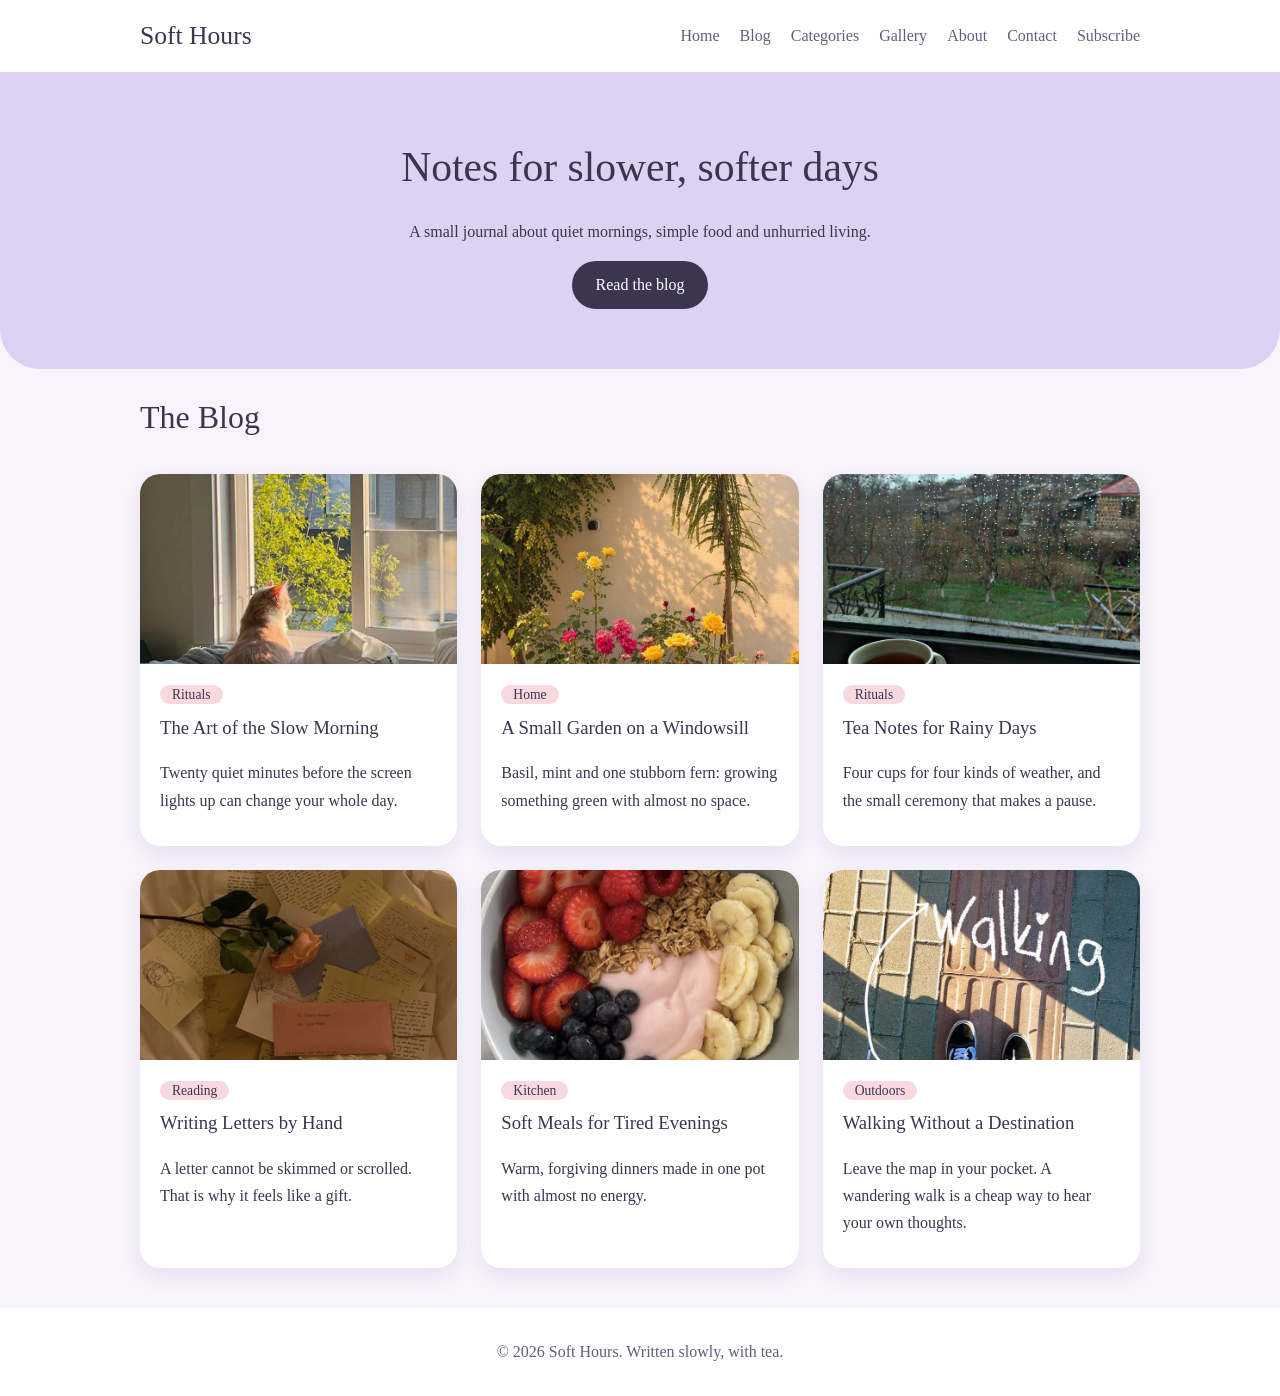
<file: index.html>
<!DOCTYPE html>
<html lang="en">

<head>
    <meta charset="utf-8">
    <meta name="viewport" content="width=device-width, initial-scale=1">
    <title>Home - Soft Hours</title>
    <link rel="stylesheet" href="style.css">
</head>

<body>
    <header>
        <div class="box">
            <a class="logo" href="index.html">Soft Hours</a>

            <input type="checkbox" id="menu">
            <label for="menu" class="burger">&#9776;</label>

            <nav>
                <a href="index.html">Home</a>
                <a href="blog.html">Blog</a>
                <a href="categories.html">Categories</a>
                <a href="gallery.html">Gallery</a>
                <a href="about.html">About</a>
                <a href="contact.html">Contact</a>
                <a href="subscribe.html">Subscribe</a>
            </nav>
        </div>
    </header>
    <div class="hero">
        <h1>Notes for slower, softer days</h1>
        <p>A small journal about quiet mornings, simple food and unhurried living.</p><a class="btn"
            href="blog.html">Read the blog</a>
    </div>
    <div class="box">
        <h1>The Blog</h1>
        <div class="grid">
            <div class="card"><a href="slow-morning.html"><img src="./images/slow-morning.jpg"
                        alt="The Art of the Slow Morning"></a>
                <div><span class="tag">Rituals</span>
                    <h3><a href="slow-morning.html">The Art of the Slow Morning</a></h3>
                    <p>Twenty quiet minutes before the screen lights up can change your whole day.</p>
                </div>
            </div>
            <div class="card"><a href="windowsill-garden.html"><img src="./images/garden.🌷"
                        alt="A Small Garden on a Windowsill"></a>
                <div><span class="tag">Home</span>
                    <h3><a href="windowsill-garden.html">A Small Garden on a Windowsill</a></h3>
                    <p>Basil, mint and one stubborn fern: growing something green with almost no space.</p>
                </div>
            </div>
            <div class="card"><a href="rainy-day-tea.html"><img src="./images/rain.jpg"
                        alt="Tea Notes for Rainy Days"></a>
                <div><span class="tag">Rituals</span>
                    <h3><a href="rainy-day-tea.html">Tea Notes for Rainy Days</a></h3>
                    <p>Four cups for four kinds of weather, and the small ceremony that makes a pause.</p>
                </div>
            </div>
            <div class="card"><a href="handwritten-letters.html"><img src="./images/letters.jpg"
                        alt="Writing Letters by Hand"></a>
                <div><span class="tag">Reading</span>
                    <h3><a href="handwritten-letters.html">Writing Letters by Hand</a></h3>
                    <p>A letter cannot be skimmed or scrolled. That is why it feels like a gift.</p>
                </div>
            </div>
            <div class="card"><a href="soft-evening-meals.html"><img src="./images/meal.jpg"
                        alt="Soft Meals for Tired Evenings"></a>
                <div><span class="tag">Kitchen</span>
                    <h3><a href="soft-evening-meals.html">Soft Meals for Tired Evenings</a></h3>
                    <p>Warm, forgiving dinners made in one pot with almost no energy.</p>
                </div>
            </div>
            <div class="card"><a href="aimless-walks.html"><img src="./images/walk.jpg"
                        alt="Walking Without a Destination"></a>
                <div><span class="tag">Outdoors</span>
                    <h3><a href="aimless-walks.html">Walking Without a Destination</a></h3>
                    <p>Leave the map in your pocket. A wandering walk is a cheap way to hear your own thoughts.</p>
                </div>
            </div>

        </div>
    </div>
    <footer>&copy; 2026 Soft Hours. Written slowly, with tea.</footer>
</body>

</html>
</file>
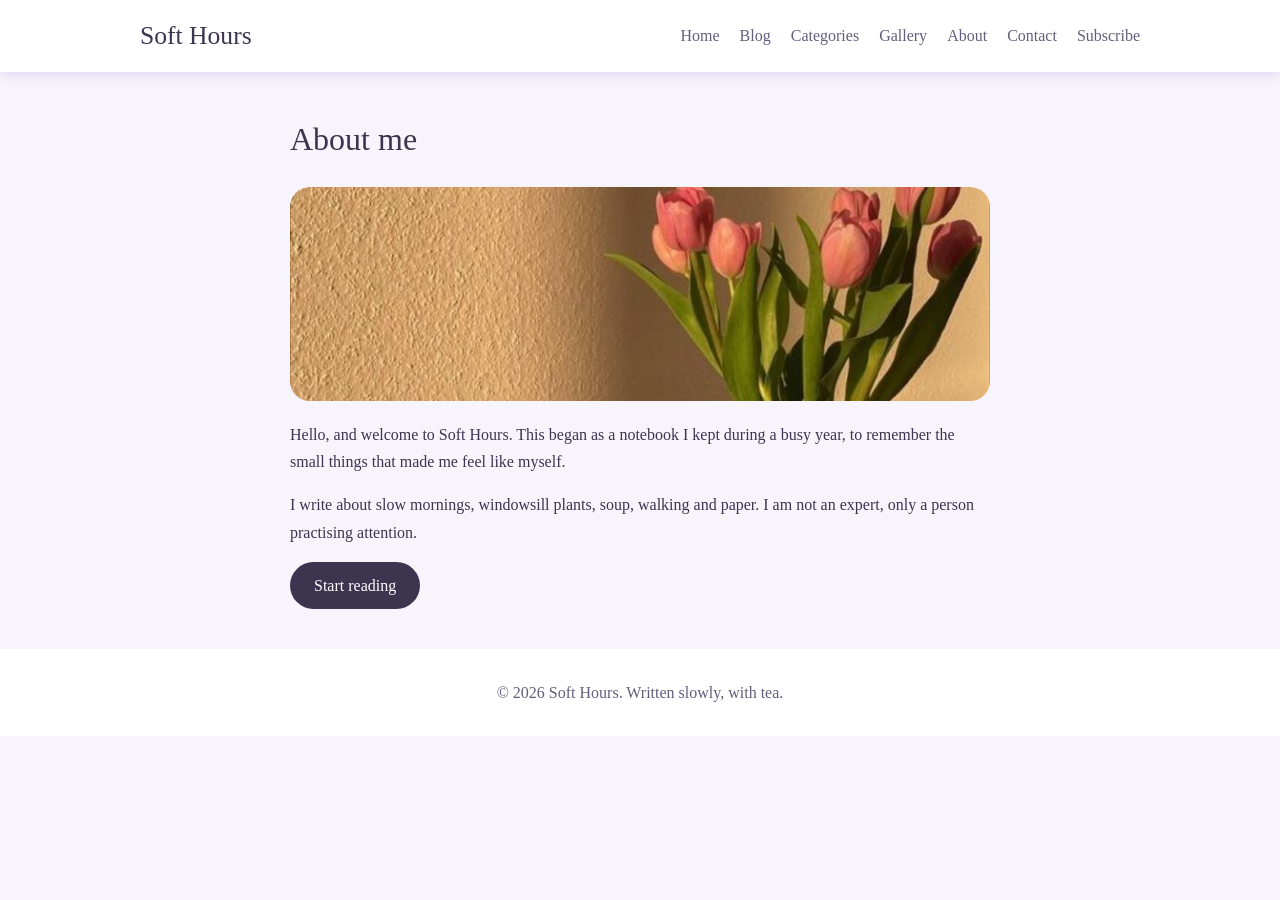
<file: about.html>
<!DOCTYPE html>
<html lang="en">

<head>
    <meta charset="utf-8">
    <meta name="viewport" content="width=device-width, initial-scale=1">
    <title>About - Soft Hours</title>
    <link rel="stylesheet" href="style.css">
</head>

<body>
    <header>
        <div class="box">
            <a class="logo" href="index.html">Soft Hours</a>

            <input type="checkbox" id="menu">
            <label for="menu" class="burger">&#9776;</label>

            <nav>
                <a href="index.html">Home</a>
                <a href="blog.html">Blog</a>
                <a href="categories.html">Categories</a>
                <a href="gallery.html">Gallery</a>
                <a href="about.html">About</a>
                <a href="contact.html">Contact</a>
                <a href="subscribe.html">Subscribe</a>
            </nav>
        </div>
    </header>
    <div class="page">
        <h1>About me</h1><img src="images/about.jpg" alt="Sunrise">
        <p>Hello, and welcome to Soft Hours. This began as a notebook I kept during a busy year, to remember the small
            things that made me feel like myself.</p>
        <p>I write about slow mornings, windowsill plants, soup, walking and paper. I am not an expert, only a person
            practising attention.</p><a class="btn" href="blog.html">Start reading</a>
    </div>
    <footer>&copy; 2026 Soft Hours. Written slowly, with tea.</footer>
</body>

</html>
</file>
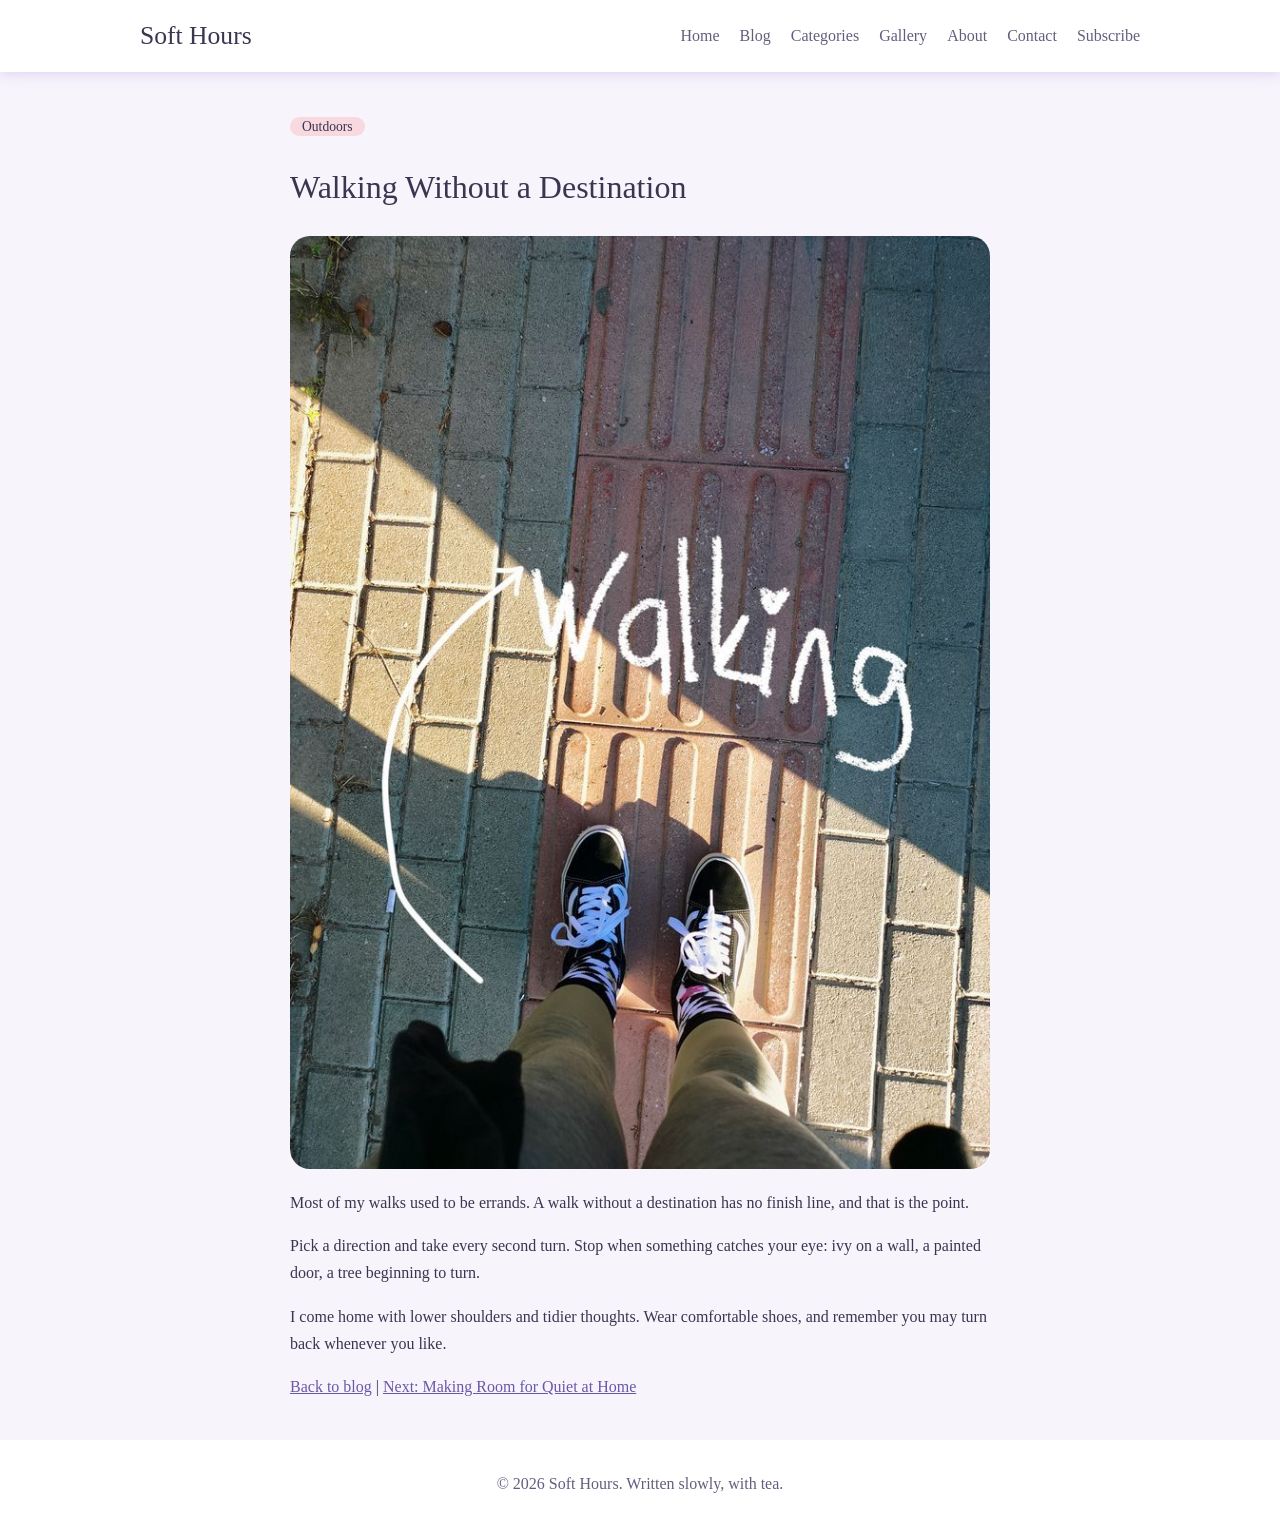
<file: aimless-walks.html>
<!DOCTYPE html>
<html lang="en">

<head>
    <meta charset="utf-8">
    <meta name="viewport" content="width=device-width, initial-scale=1">
    <title>Walking Without a Destination - Soft Hours</title>
    <link rel="stylesheet" href="style.css">
</head>

<body>
    <header>
        <div class="box">
            <a class="logo" href="index.html">Soft Hours</a>

            <input type="checkbox" id="menu">
            <label for="menu" class="burger">&#9776;</label>

            <nav>
                <a href="index.html">Home</a>
                <a href="blog.html">Blog</a>
                <a href="categories.html">Categories</a>
                <a href="gallery.html">Gallery</a>
                <a href="about.html">About</a>
                <a href="contact.html">Contact</a>
                <a href="subscribe.html">Subscribe</a>
            </nav>
        </div>
    </header>
    <div class="page"><span class="tag">Outdoors</span>
        <h1>Walking Without a Destination</h1><img src="images/walk.jpg" alt="Walking Without a Destination">
        <p>Most of my walks used to be errands. A walk without a destination has no finish line, and that is the point.
        </p>
        <p>Pick a direction and take every second turn. Stop when something catches your eye: ivy on a wall, a painted
            door, a tree beginning to turn.</p>
        <p>I come home with lower shoulders and tidier thoughts. Wear comfortable shoes, and remember you may turn back
            whenever you like.</p>
        <p><a href="blog.html">Back to blog</a> | <a href="room-for-quiet.html">Next: Making Room for Quiet at Home</a>
        </p>
    </div>
    <footer>&copy; 2026 Soft Hours. Written slowly, with tea.</footer>
</body>

</html>
</file>
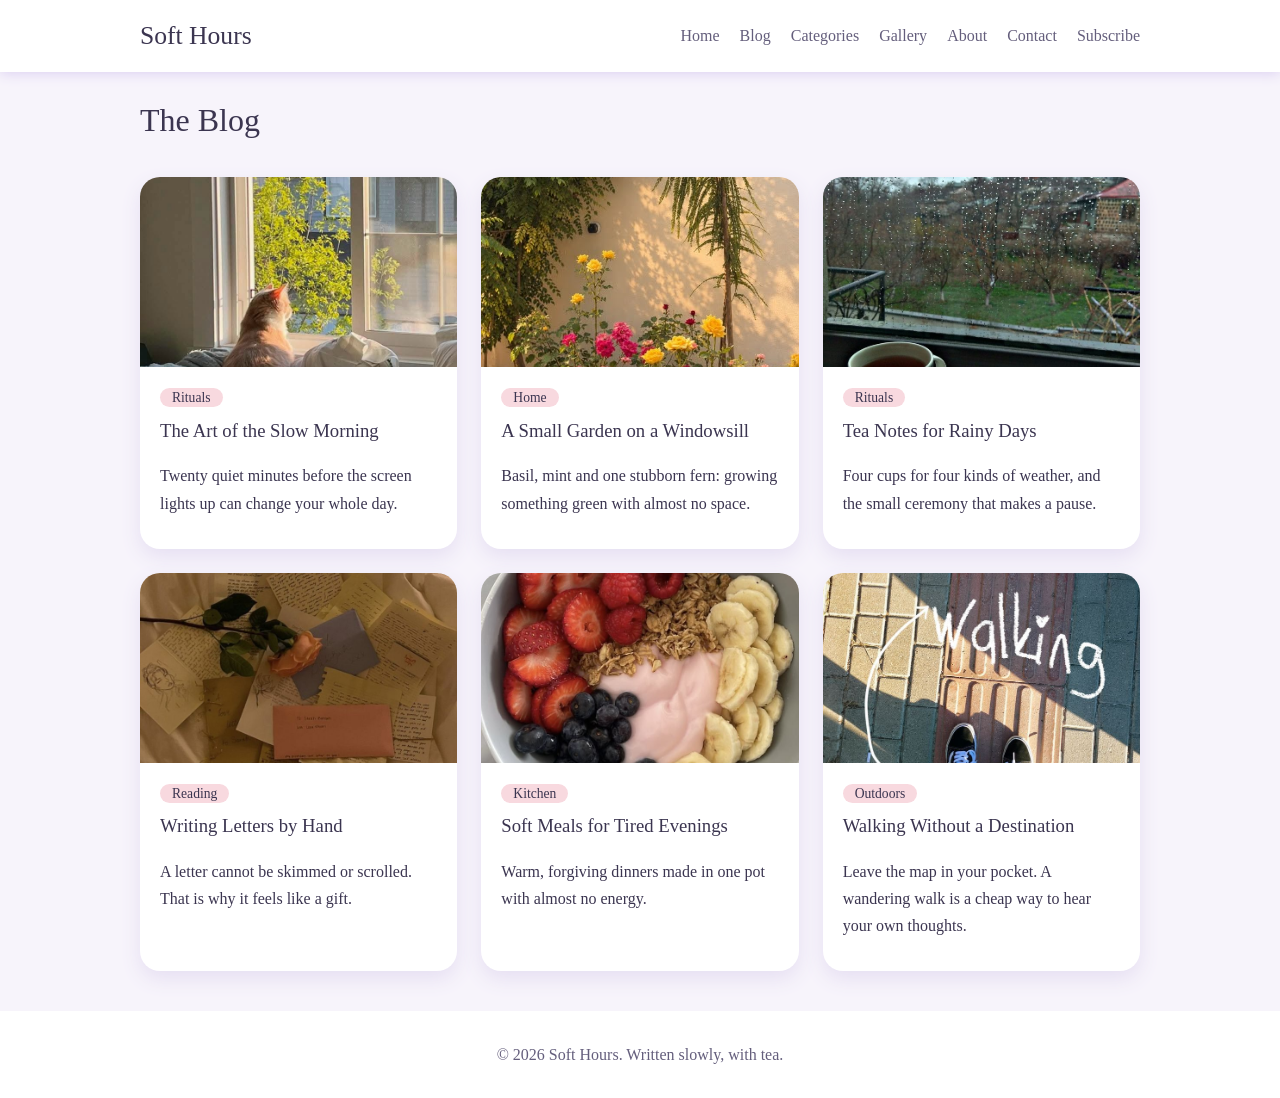
<file: blog.html>
<!DOCTYPE html>
<html lang="en">

<head>
    <meta charset="utf-8">
    <meta name="viewport" content="width=device-width, initial-scale=1">
    <title>Blog - Soft Hours</title>
    <link rel="stylesheet" href="style.css">
</head>

<body>
    <header>
        <div class="box">
            <a class="logo" href="index.html">Soft Hours</a>

            <input type="checkbox" id="menu">
            <label for="menu" class="burger">&#9776;</label>

            <nav>
                <a href="index.html">Home</a>
                <a href="blog.html">Blog</a>
                <a href="categories.html">Categories</a>
                <a href="gallery.html">Gallery</a>
                <a href="about.html">About</a>
                <a href="contact.html">Contact</a>
                <a href="subscribe.html">Subscribe</a>
            </nav>
        </div>
    </header>
    <div class="box">
        <h1>The Blog</h1>
        <div class="grid">
            <div class="card"><a href="slow-morning.html"><img src="./images/slow-morning.jpg"
                        alt="The Art of the Slow Morning"></a>
                <div><span class="tag">Rituals</span>
                    <h3><a href="slow-morning.html">The Art of the Slow Morning</a></h3>
                    <p>Twenty quiet minutes before the screen lights up can change your whole day.</p>
                </div>
            </div>
            <div class="card"><a href="windowsill-garden.html"><img src="./images/garden.🌷"
                        alt="A Small Garden on a Windowsill"></a>
                <div><span class="tag">Home</span>
                    <h3><a href="windowsill-garden.html">A Small Garden on a Windowsill</a></h3>
                    <p>Basil, mint and one stubborn fern: growing something green with almost no space.</p>
                </div>
            </div>
            <div class="card"><a href="rainy-day-tea.html"><img src="./images/rain.jpg"
                        alt="Tea Notes for Rainy Days"></a>
                <div><span class="tag">Rituals</span>
                    <h3><a href="rainy-day-tea.html">Tea Notes for Rainy Days</a></h3>
                    <p>Four cups for four kinds of weather, and the small ceremony that makes a pause.</p>
                </div>
            </div>
            <div class="card"><a href="handwritten-letters.html"><img src="./images/letters.jpg"
                        alt="Writing Letters by Hand"></a>
                <div><span class="tag">Reading</span>
                    <h3><a href="handwritten-letters.html">Writing Letters by Hand</a></h3>
                    <p>A letter cannot be skimmed or scrolled. That is why it feels like a gift.</p>
                </div>
            </div>
            <div class="card"><a href="soft-evening-meals.html"><img src="./images/meal.jpg"
                        alt="Soft Meals for Tired Evenings"></a>
                <div><span class="tag">Kitchen</span>
                    <h3><a href="soft-evening-meals.html">Soft Meals for Tired Evenings</a></h3>
                    <p>Warm, forgiving dinners made in one pot with almost no energy.</p>
                </div>
            </div>
            <div class="card"><a href="aimless-walks.html"><img src="./images/walk.jpg"
                        alt="Walking Without a Destination"></a>
                <div><span class="tag">Outdoors</span>
                    <h3><a href="aimless-walks.html">Walking Without a Destination</a></h3>
                    <p>Leave the map in your pocket. A wandering walk is a cheap way to hear your own thoughts.</p>
                </div>
            </div>

        </div>
    </div>
    <footer>&copy; 2026 Soft Hours. Written slowly, with tea.</footer>
</body>

</html>
</file>
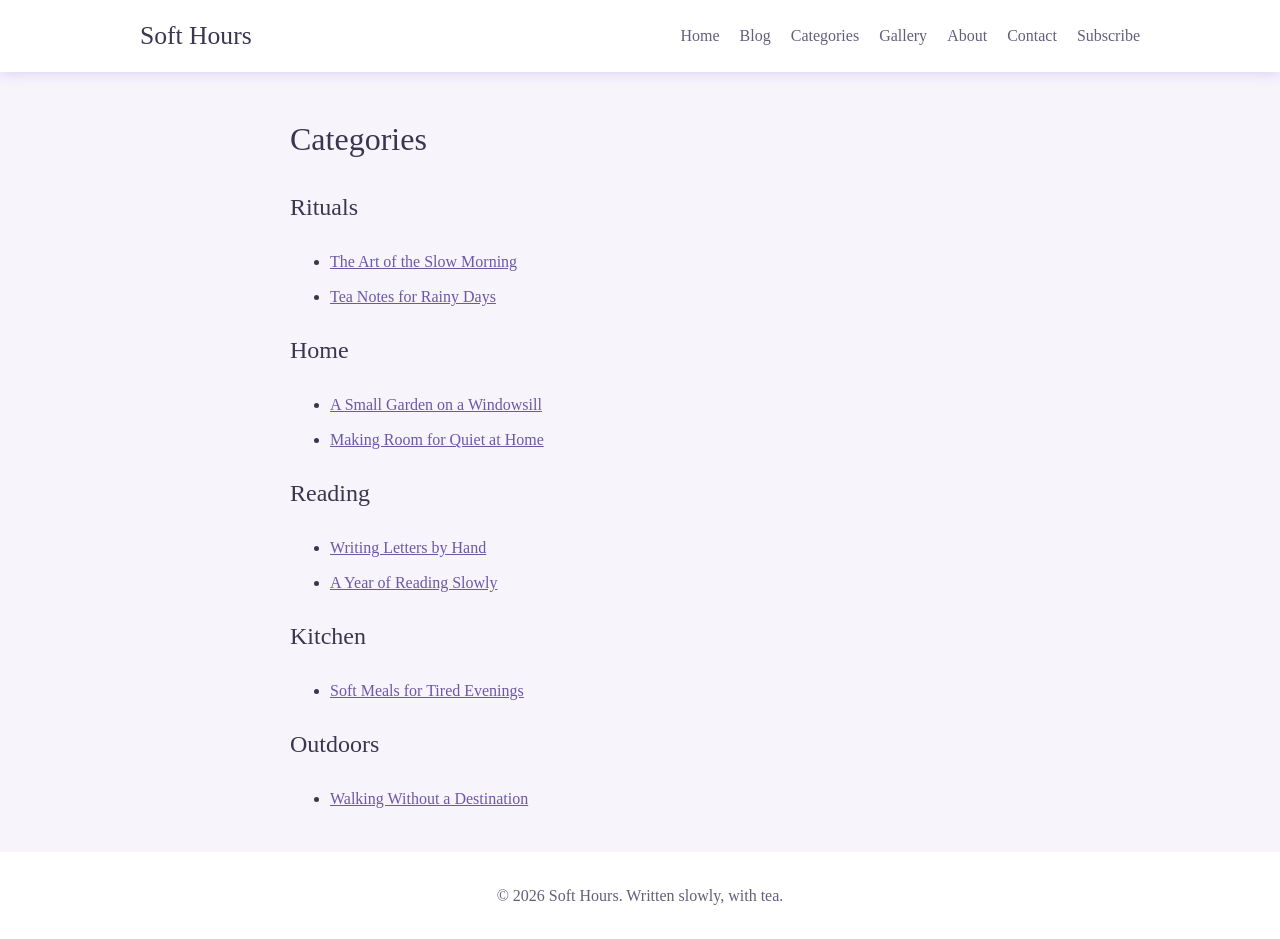
<file: categories.html>
<!DOCTYPE html>
<html lang="en">

<head>
    <meta charset="utf-8">
    <meta name="viewport" content="width=device-width, initial-scale=1">
    <title>Categories - Soft Hours</title>
    <link rel="stylesheet" href="style.css">
</head>

<body>
    <header>
        <div class="box">
            <a class="logo" href="index.html">Soft Hours</a>

            <input type="checkbox" id="menu">
            <label for="menu" class="burger">&#9776;</label>

            <nav>
                <a href="index.html">Home</a>
                <a href="blog.html">Blog</a>
                <a href="categories.html">Categories</a>
                <a href="gallery.html">Gallery</a>
                <a href="about.html">About</a>
                <a href="contact.html">Contact</a>
                <a href="subscribe.html">Subscribe</a>
            </nav>
        </div>
    </header>
    <div class="page">
        <h1>Categories</h1>
        <h2>Rituals</h2>
        <ul class="list">
            <li><a href="slow-morning.html">The Art of the Slow Morning</a></li>
            <li><a href="rainy-day-tea.html">Tea Notes for Rainy Days</a></li>
        </ul>
        <h2>Home</h2>
        <ul class="list">
            <li><a href="windowsill-garden.html">A Small Garden on a Windowsill</a></li>
            <li><a href="room-for-quiet.html">Making Room for Quiet at Home</a></li>
        </ul>
        <h2>Reading</h2>
        <ul class="list">
            <li><a href="handwritten-letters.html">Writing Letters by Hand</a></li>
            <li><a href="reading-slowly.html">A Year of Reading Slowly</a></li>
        </ul>
        <h2>Kitchen</h2>
        <ul class="list">
            <li><a href="soft-evening-meals.html">Soft Meals for Tired Evenings</a></li>
        </ul>
        <h2>Outdoors</h2>
        <ul class="list">
            <li><a href="aimless-walks.html">Walking Without a Destination</a></li>
        </ul>
    </div>
    <footer>&copy; 2026 Soft Hours. Written slowly, with tea.</footer>
</body>

</html>
</file>
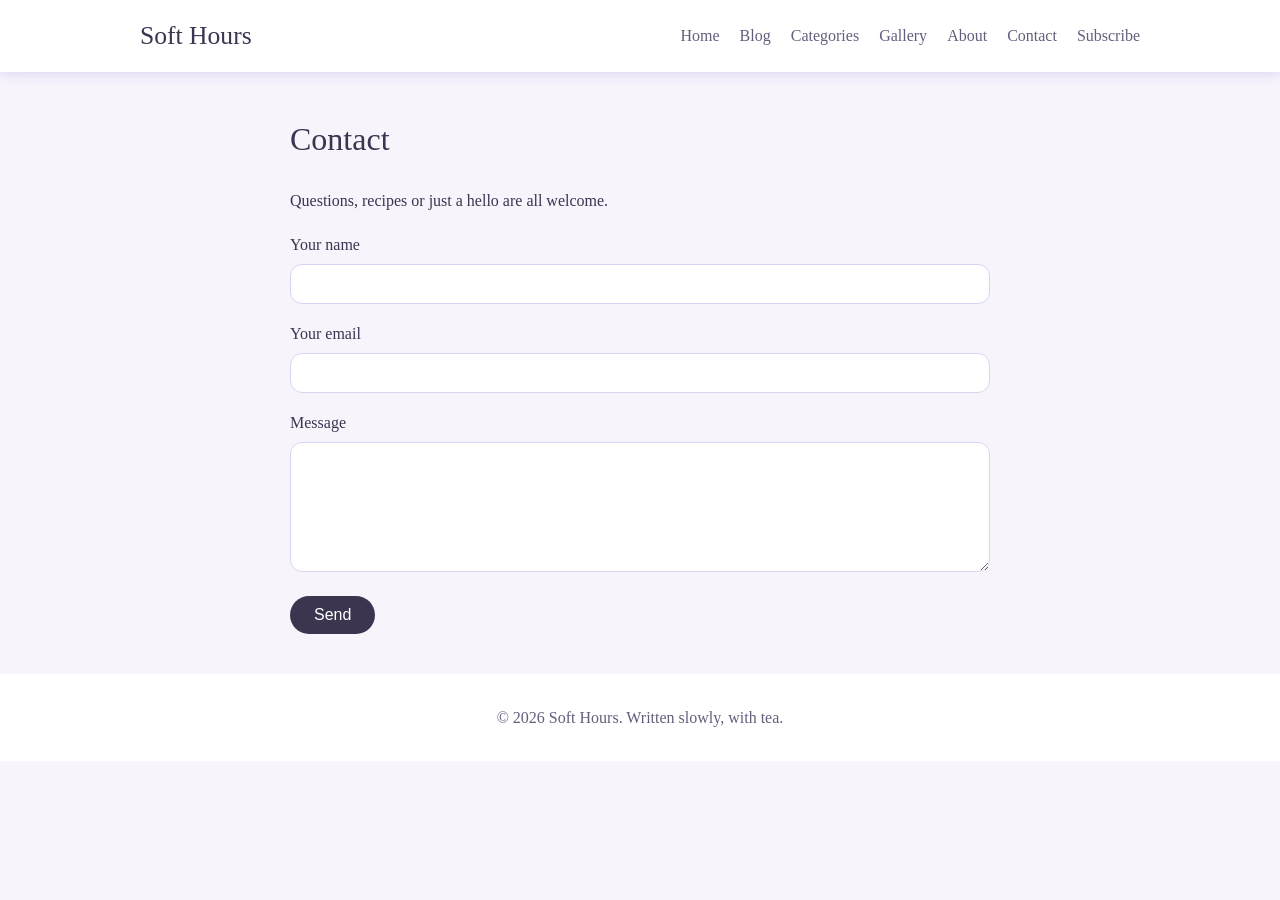
<file: contact.html>
<!DOCTYPE html>
<html lang="en">

<head>
    <meta charset="utf-8">
    <meta name="viewport" content="width=device-width, initial-scale=1">
    <title>Contact - Soft Hours</title>
    <link rel="stylesheet" href="style.css">
</head>

<body>
    <header>
        <div class="box">
            <a class="logo" href="index.html">Soft Hours</a>

            <input type="checkbox" id="menu">
            <label for="menu" class="burger">&#9776;</label>

            <nav>
                <a href="index.html">Home</a>
                <a href="blog.html">Blog</a>
                <a href="categories.html">Categories</a>
                <a href="gallery.html">Gallery</a>
                <a href="about.html">About</a>
                <a href="contact.html">Contact</a>
                <a href="subscribe.html">Subscribe</a>
            </nav>
        </div>
    </header>
    <div class="page">
        <h1>Contact</h1>
        <p>Questions, recipes or just a hello are all welcome.</p>
        <form action="mailto:you@example.com" method="post" enctype="text/plain"><label>Your name</label><input
                type="text" name="name" required><label>Your email</label><input type="email" name="email"
                required><label>Message</label><textarea name="message" rows="6" required></textarea><button class="btn"
                type="submit">Send</button></form>
    </div>
    <footer>&copy; 2026 Soft Hours. Written slowly, with tea.</footer>
</body>

</html>
</file>
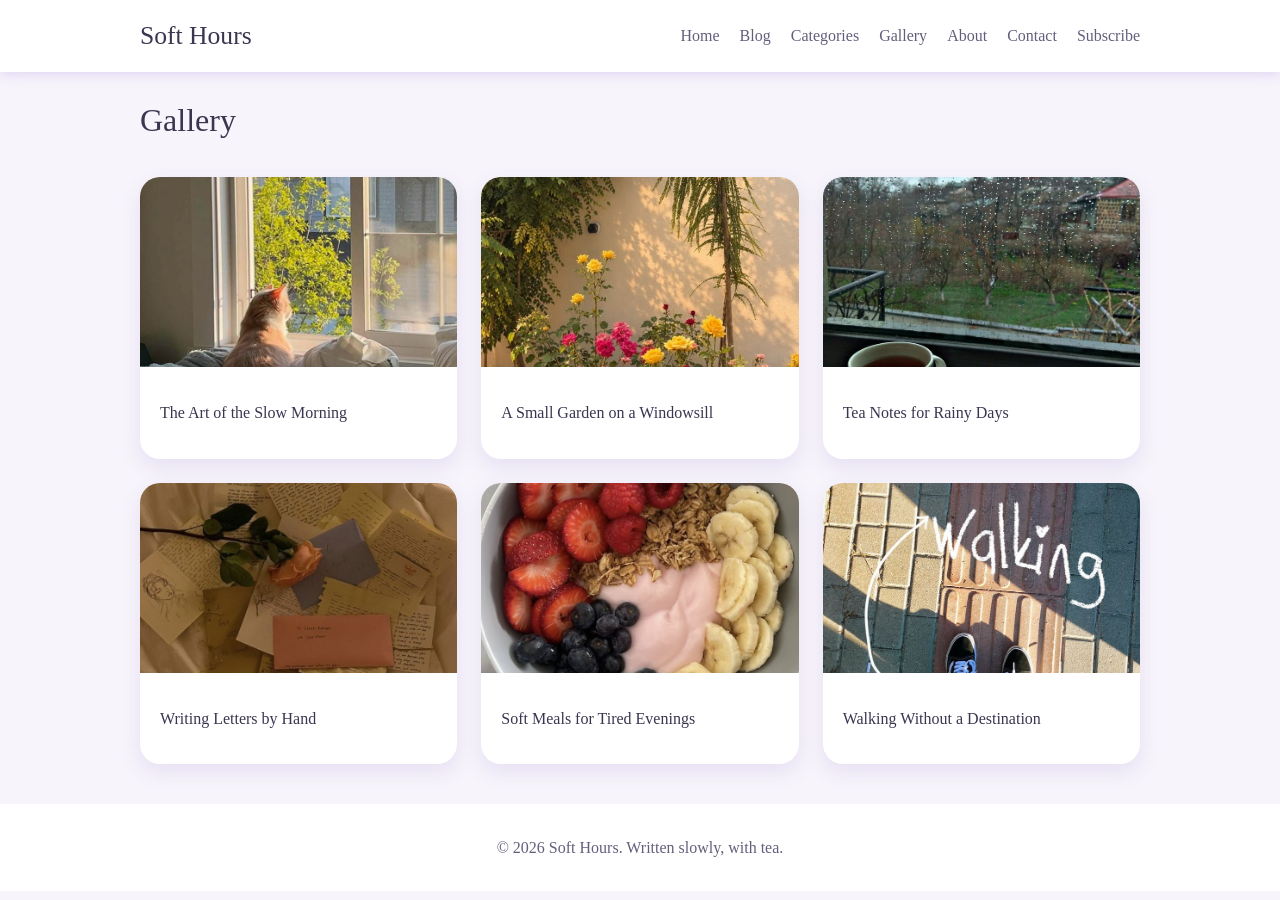
<file: gallery.html>
<!DOCTYPE html>
<html lang="en">

<head>
    <meta charset="utf-8">
    <meta name="viewport" content="width=device-width, initial-scale=1">
    <title>Gallery - Soft Hours</title>
    <link rel="stylesheet" href="style.css">
</head>

<body>
    <header>
        <div class="box">
            <a class="logo" href="index.html">Soft Hours</a>

            <input type="checkbox" id="menu">
            <label for="menu" class="burger">&#9776;</label>

            <nav>
                <a href="index.html">Home</a>
                <a href="blog.html">Blog</a>
                <a href="categories.html">Categories</a>
                <a href="gallery.html">Gallery</a>
                <a href="about.html">About</a>
                <a href="contact.html">Contact</a>
                <a href="subscribe.html">Subscribe</a>
            </nav>
        </div>
    </header>
    <div class="box">
        <h1>Gallery</h1>
        <div class="grid">
            <div class="card"><img src="images/slow-morning.jpg" alt="The Art of the Slow Morning">
                <div>
                    <p>The Art of the Slow Morning</p>
                </div>
            </div>
            <div class="card"><img src="images/garden.🌷" alt="A Small Garden on a Windowsill">
                <div>
                    <p>A Small Garden on a Windowsill</p>
                </div>
            </div>
            <div class="card"><img src="images/rain.jpg" alt="Tea Notes for Rainy Days">
                <div>
                    <p>Tea Notes for Rainy Days</p>
                </div>
            </div>
            <div class="card"><img src="images/letters.jpg" alt="Writing Letters by Hand">
                <div>
                    <p>Writing Letters by Hand</p>
                </div>
            </div>
            <div class="card"><img src="images/meal.jpg" alt="Soft Meals for Tired Evenings">
                <div>
                    <p>Soft Meals for Tired Evenings</p>
                </div>
            </div>
            <div class="card"><img src="images/walk.jpg" alt="Walking Without a Destination">
                <div>
                    <p>Walking Without a Destination</p>
                </div>
            </div>

        </div>
    </div>
    <footer>&copy; 2026 Soft Hours. Written slowly, with tea.</footer>
</body>

</html>
</file>
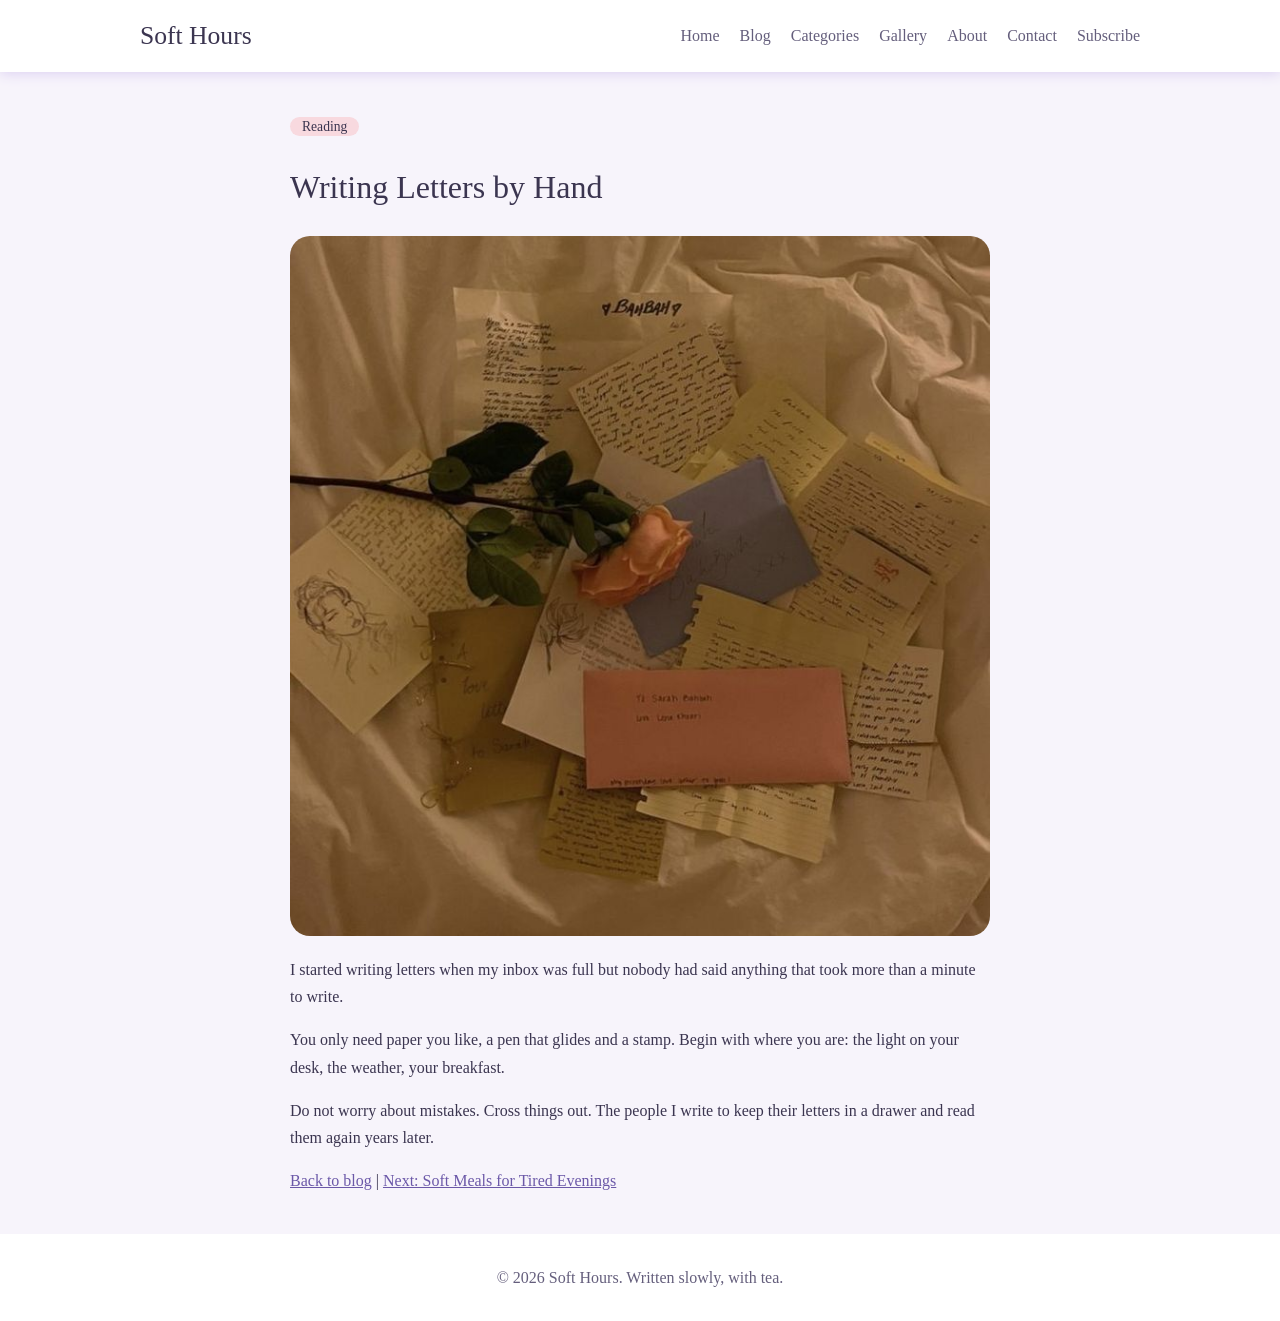
<file: handwritten-letters.html>
<!DOCTYPE html>
<html lang="en">

<head>
    <meta charset="utf-8">
    <meta name="viewport" content="width=device-width, initial-scale=1">
    <title>Writing Letters by Hand - Soft Hours</title>
    <link rel="stylesheet" href="style.css">
</head>

<body>
    <header>
        <div class="box">
            <a class="logo" href="index.html">Soft Hours</a>

            <input type="checkbox" id="menu">
            <label for="menu" class="burger">&#9776;</label>

            <nav>
                <a href="index.html">Home</a>
                <a href="blog.html">Blog</a>
                <a href="categories.html">Categories</a>
                <a href="gallery.html">Gallery</a>
                <a href="about.html">About</a>
                <a href="contact.html">Contact</a>
                <a href="subscribe.html">Subscribe</a>
            </nav>
        </div>
    </header>
    <div class="page"><span class="tag">Reading</span>
        <h1>Writing Letters by Hand</h1><img src="images/letters.jpg" alt="Writing Letters by Hand">
        <p>I started writing letters when my inbox was full but nobody had said anything that took more than a minute to
            write.</p>
        <p>You only need paper you like, a pen that glides and a stamp. Begin with where you are: the light on your
            desk, the weather, your breakfast.</p>
        <p>Do not worry about mistakes. Cross things out. The people I write to keep their letters in a drawer and read
            them again years later.</p>
        <p><a href="blog.html">Back to blog</a> | <a href="soft-evening-meals.html">Next: Soft Meals for Tired
                Evenings</a></p>
    </div>
    <footer>&copy; 2026 Soft Hours. Written slowly, with tea.</footer>
</body>

</html>
</file>
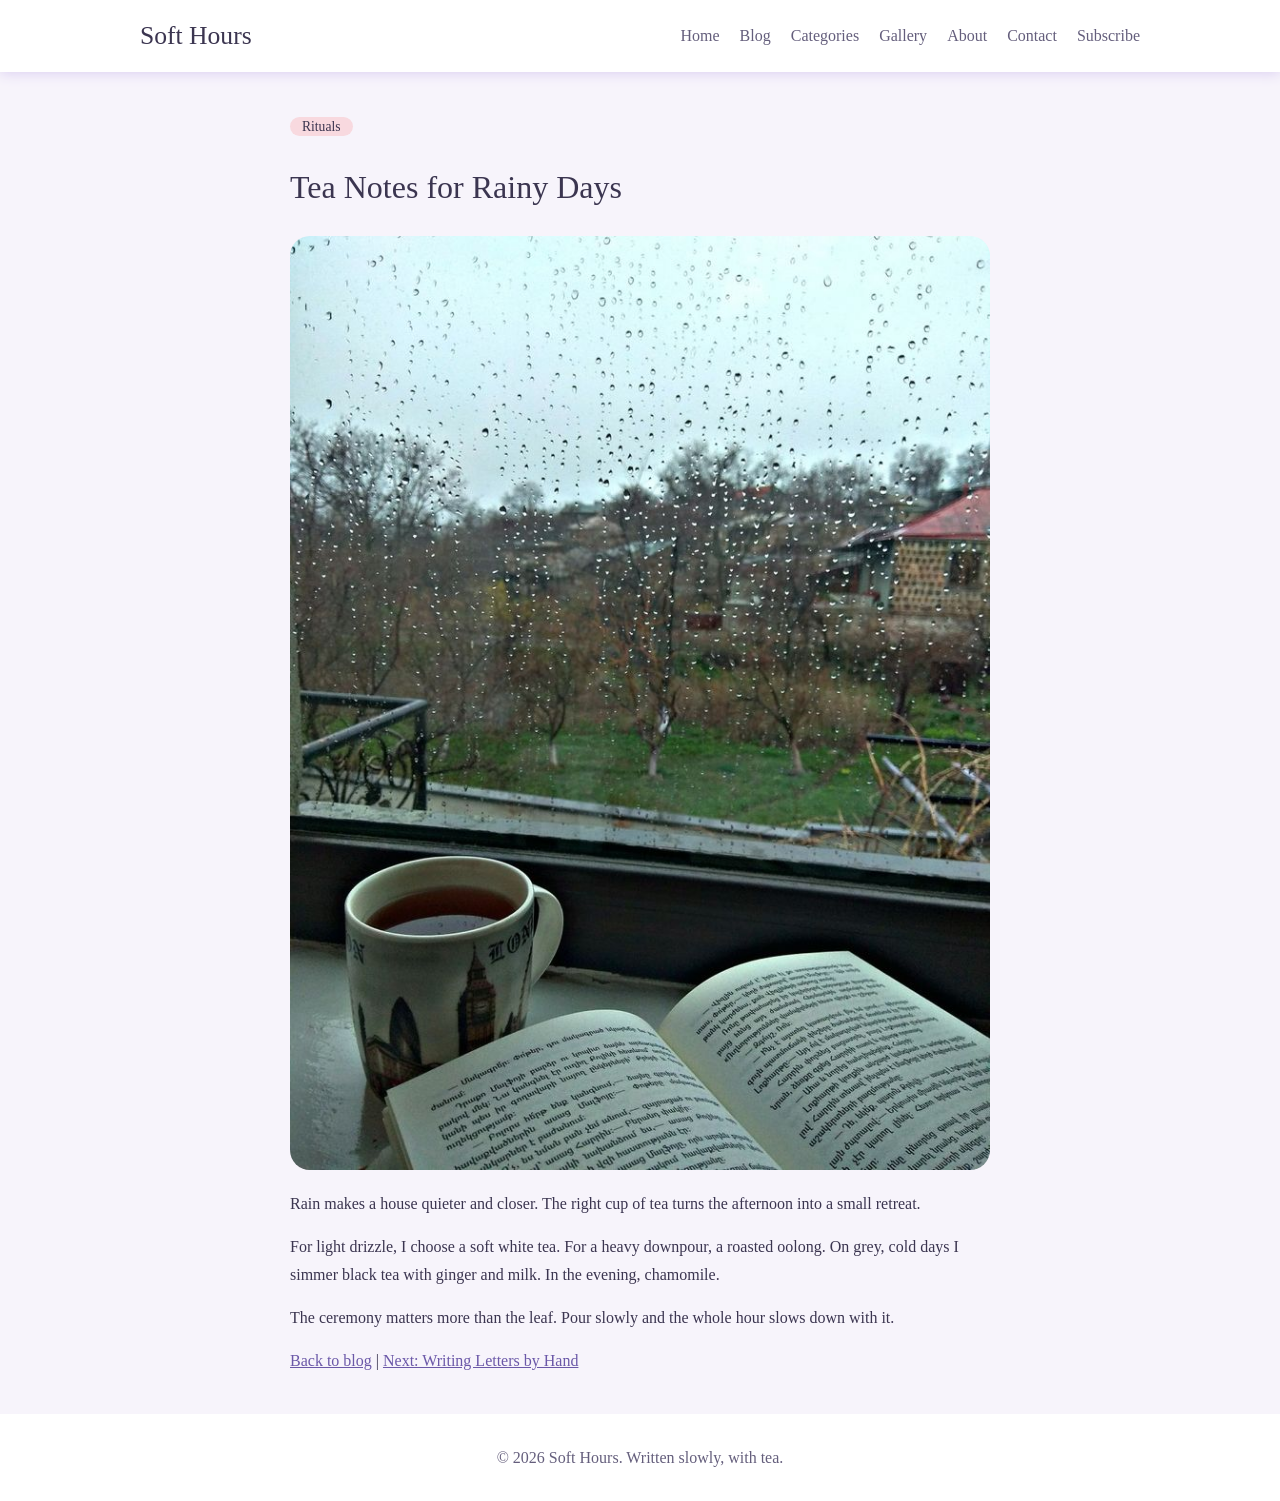
<file: rainy-day-tea.html>
<!DOCTYPE html>
<html lang="en">

<head>
    <meta charset="utf-8">
    <meta name="viewport" content="width=device-width, initial-scale=1">
    <title>Tea Notes for Rainy Days - Soft Hours</title>
    <link rel="stylesheet" href="style.css">
</head>

<body>
    <header>
        <div class="box">
            <a class="logo" href="index.html">Soft Hours</a>

            <input type="checkbox" id="menu">
            <label for="menu" class="burger">&#9776;</label>

            <nav>
                <a href="index.html">Home</a>
                <a href="blog.html">Blog</a>
                <a href="categories.html">Categories</a>
                <a href="gallery.html">Gallery</a>
                <a href="about.html">About</a>
                <a href="contact.html">Contact</a>
                <a href="subscribe.html">Subscribe</a>
            </nav>
        </div>
    </header>
    <div class="page"><span class="tag">Rituals</span>
        <h1>Tea Notes for Rainy Days</h1><img src="images/rain.jpg" alt="Tea Notes for Rainy Days">
        <p>Rain makes a house quieter and closer. The right cup of tea turns the afternoon into a small retreat.</p>
        <p>For light drizzle, I choose a soft white tea. For a heavy downpour, a roasted oolong. On grey, cold days I
            simmer black tea with ginger and milk. In the evening, chamomile.</p>
        <p>The ceremony matters more than the leaf. Pour slowly and the whole hour slows down with it.</p>
        <p><a href="blog.html">Back to blog</a> | <a href="handwritten-letters.html">Next: Writing Letters by Hand</a>
        </p>
    </div>
    <footer>&copy; 2026 Soft Hours. Written slowly, with tea.</footer>
</body>

</html>
</file>
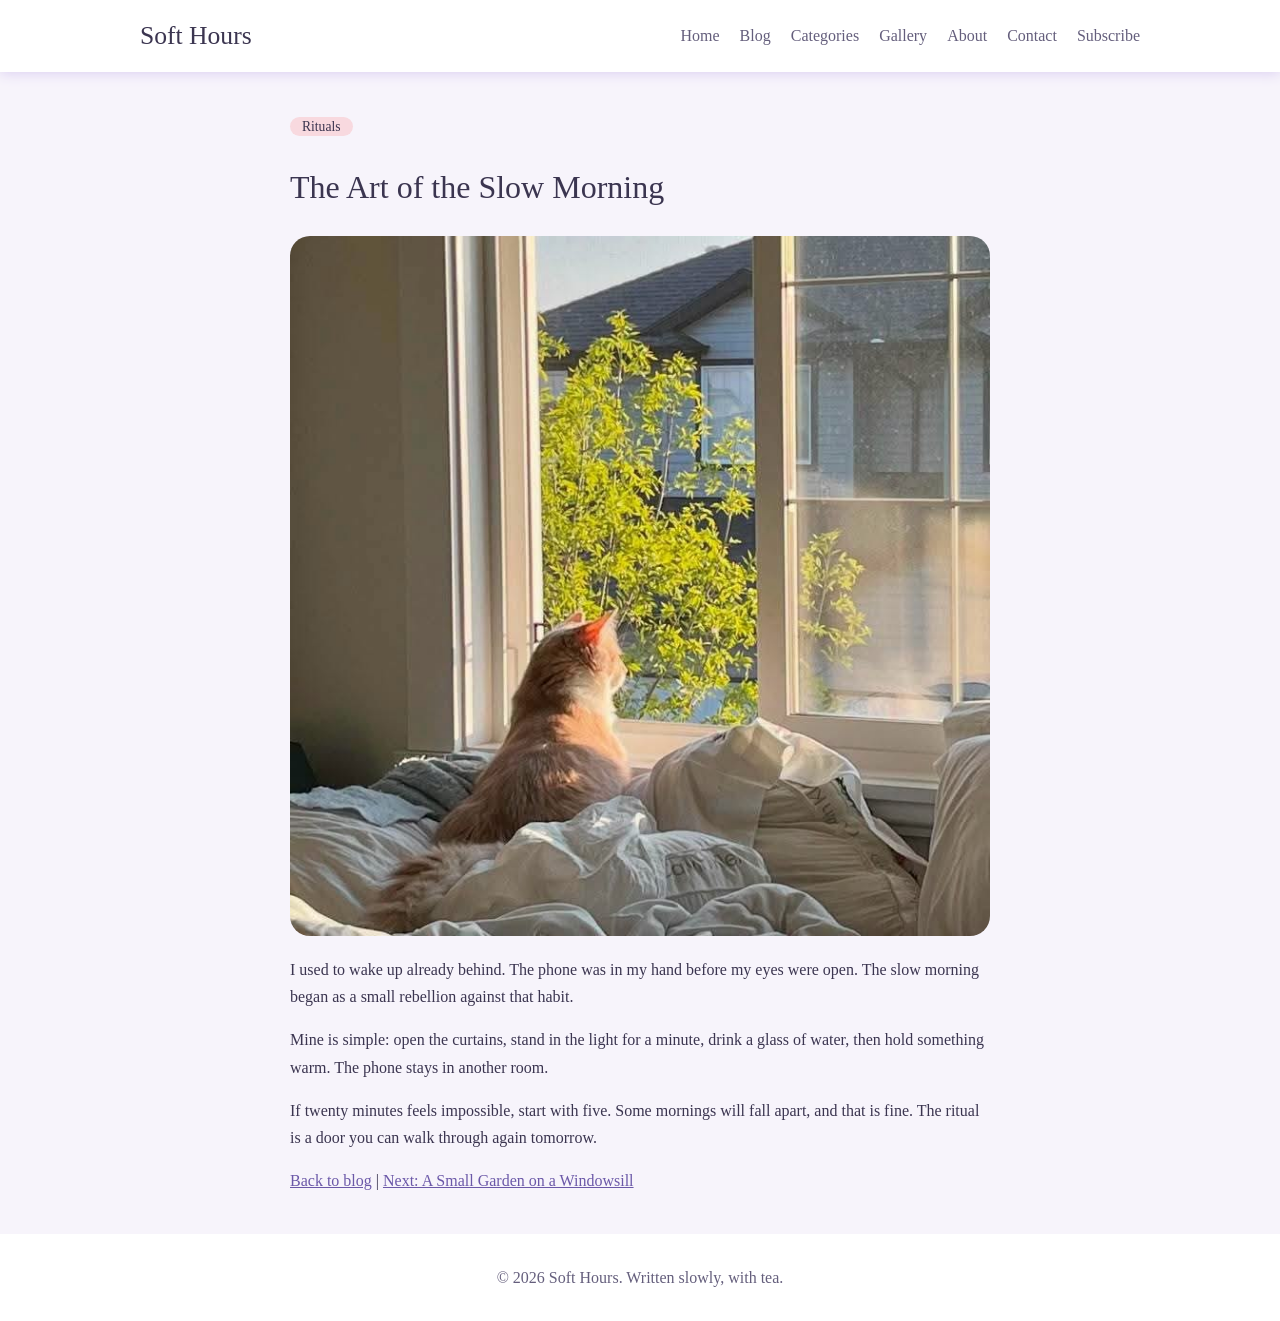
<file: slow-morning.html>
<!DOCTYPE html>
<html lang="en">

<head>
    <meta charset="utf-8">
    <meta name="viewport" content="width=device-width, initial-scale=1">
    <title>The Art of the Slow Morning - Soft Hours</title>
    <link rel="stylesheet" href="style.css">
</head>

<body>
    <header>
        <div class="box">
            <a class="logo" href="index.html">Soft Hours</a>

            <input type="checkbox" id="menu">
            <label for="menu" class="burger">&#9776;</label>

            <nav>
                <a href="index.html">Home</a>
                <a href="blog.html">Blog</a>
                <a href="categories.html">Categories</a>
                <a href="gallery.html">Gallery</a>
                <a href="about.html">About</a>
                <a href="contact.html">Contact</a>
                <a href="subscribe.html">Subscribe</a>
            </nav>
        </div>
    </header>
    <div class="page"><span class="tag">Rituals</span>
        <h1>The Art of the Slow Morning</h1><img src="images/slow-morning.jpg" alt="The Art of the Slow Morning">
        <p>I used to wake up already behind. The phone was in my hand before my eyes were open. The slow morning began
            as a small rebellion against that habit.</p>
        <p>Mine is simple: open the curtains, stand in the light for a minute, drink a glass of water, then hold
            something warm. The phone stays in another room.</p>
        <p>If twenty minutes feels impossible, start with five. Some mornings will fall apart, and that is fine. The
            ritual is a door you can walk through again tomorrow.</p>
        <p><a href="blog.html">Back to blog</a> | <a href="windowsill-garden.html">Next: A Small Garden on a
                Windowsill</a></p>
    </div>
    <footer>&copy; 2026 Soft Hours. Written slowly, with tea.</footer>
</body>

</html>
</file>
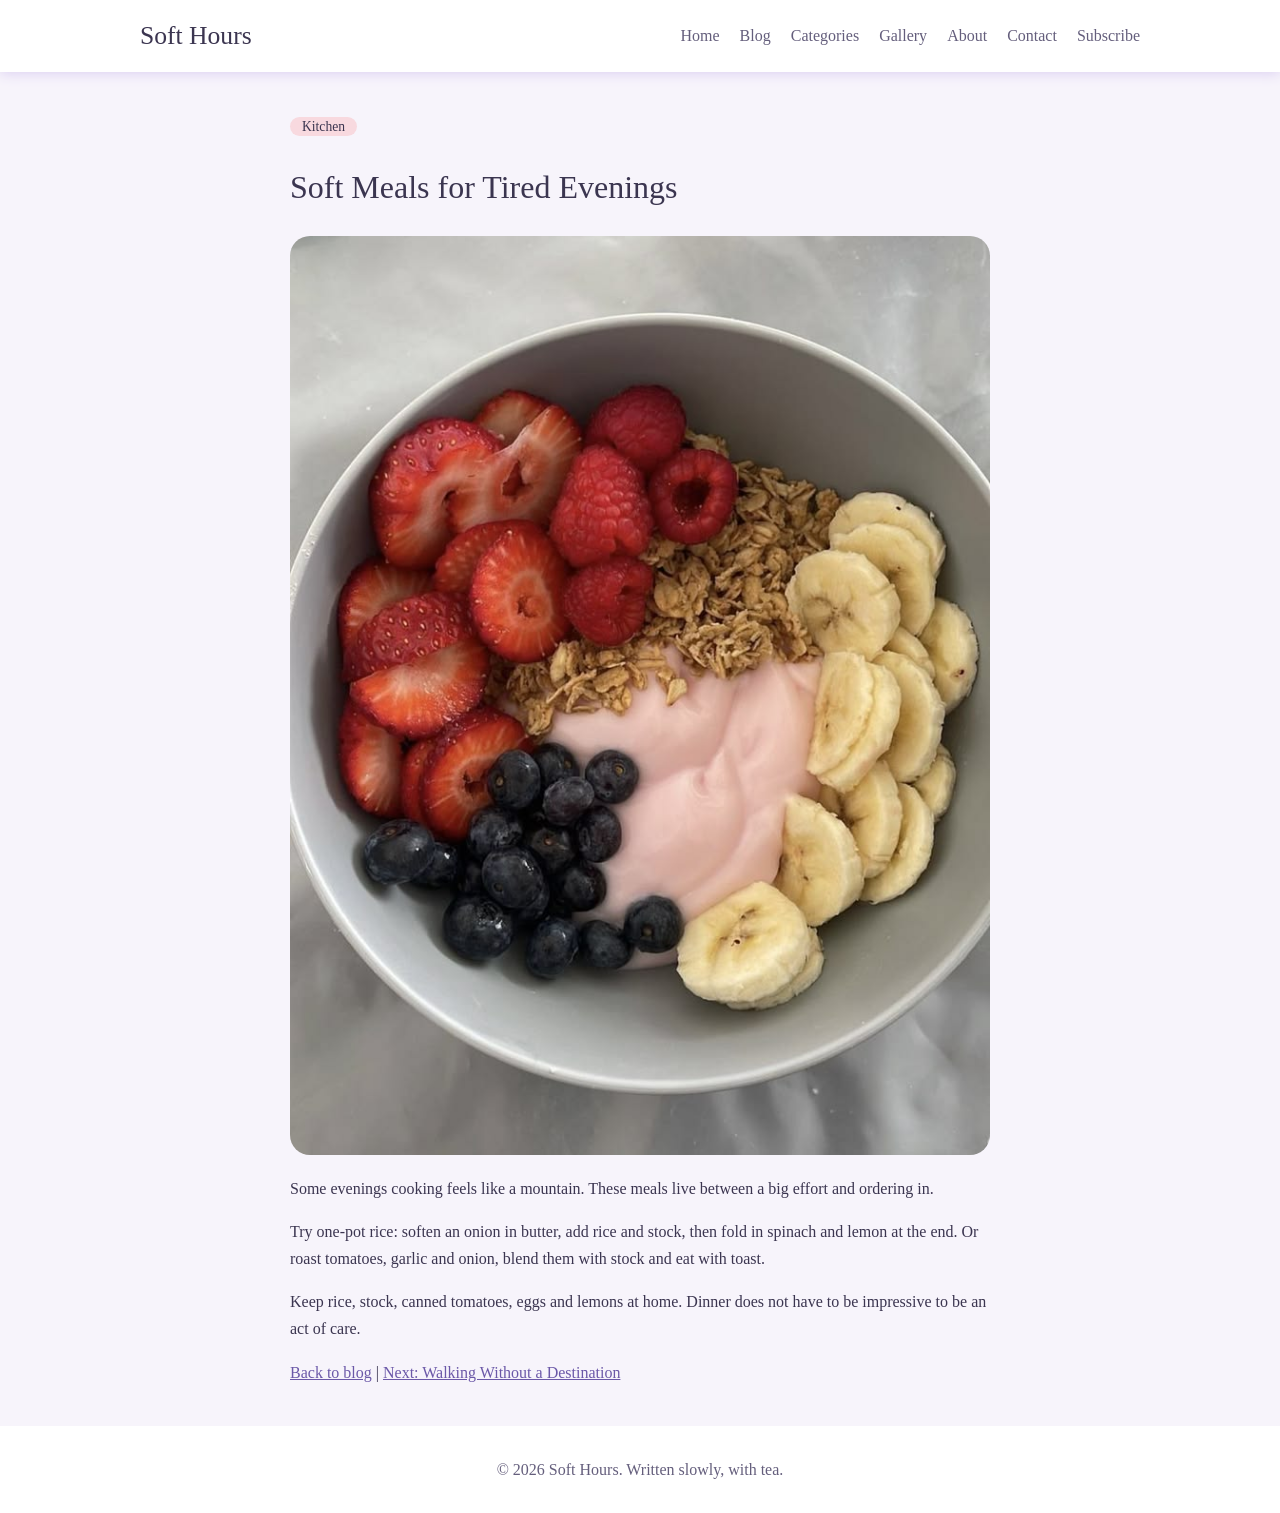
<file: soft-evening-meals.html>
<!DOCTYPE html>
<html lang="en">

<head>
    <meta charset="utf-8">
    <meta name="viewport" content="width=device-width, initial-scale=1">
    <title>Soft Meals for Tired Evenings - Soft Hours</title>
    <link rel="stylesheet" href="style.css">
</head>

<body>
    <header>
        <div class="box">
            <a class="logo" href="index.html">Soft Hours</a>

            <input type="checkbox" id="menu">
            <label for="menu" class="burger">&#9776;</label>

            <nav>
                <a href="index.html">Home</a>
                <a href="blog.html">Blog</a>
                <a href="categories.html">Categories</a>
                <a href="gallery.html">Gallery</a>
                <a href="about.html">About</a>
                <a href="contact.html">Contact</a>
                <a href="subscribe.html">Subscribe</a>
            </nav>
        </div>
    </header>
    <div class="page"><span class="tag">Kitchen</span>
        <h1>Soft Meals for Tired Evenings</h1><img src="images/meal.jpg" alt="Soft Meals for Tired Evenings">
        <p>Some evenings cooking feels like a mountain. These meals live between a big effort and ordering in.</p>
        <p>Try one-pot rice: soften an onion in butter, add rice and stock, then fold in spinach and lemon at the end.
            Or roast tomatoes, garlic and onion, blend them with stock and eat with toast.</p>
        <p>Keep rice, stock, canned tomatoes, eggs and lemons at home. Dinner does not have to be impressive to be an
            act of care.</p>
        <p><a href="blog.html">Back to blog</a> | <a href="aimless-walks.html">Next: Walking Without a Destination</a>
        </p>
    </div>
    <footer>&copy; 2026 Soft Hours. Written slowly, with tea.</footer>
</body>

</html>
</file>
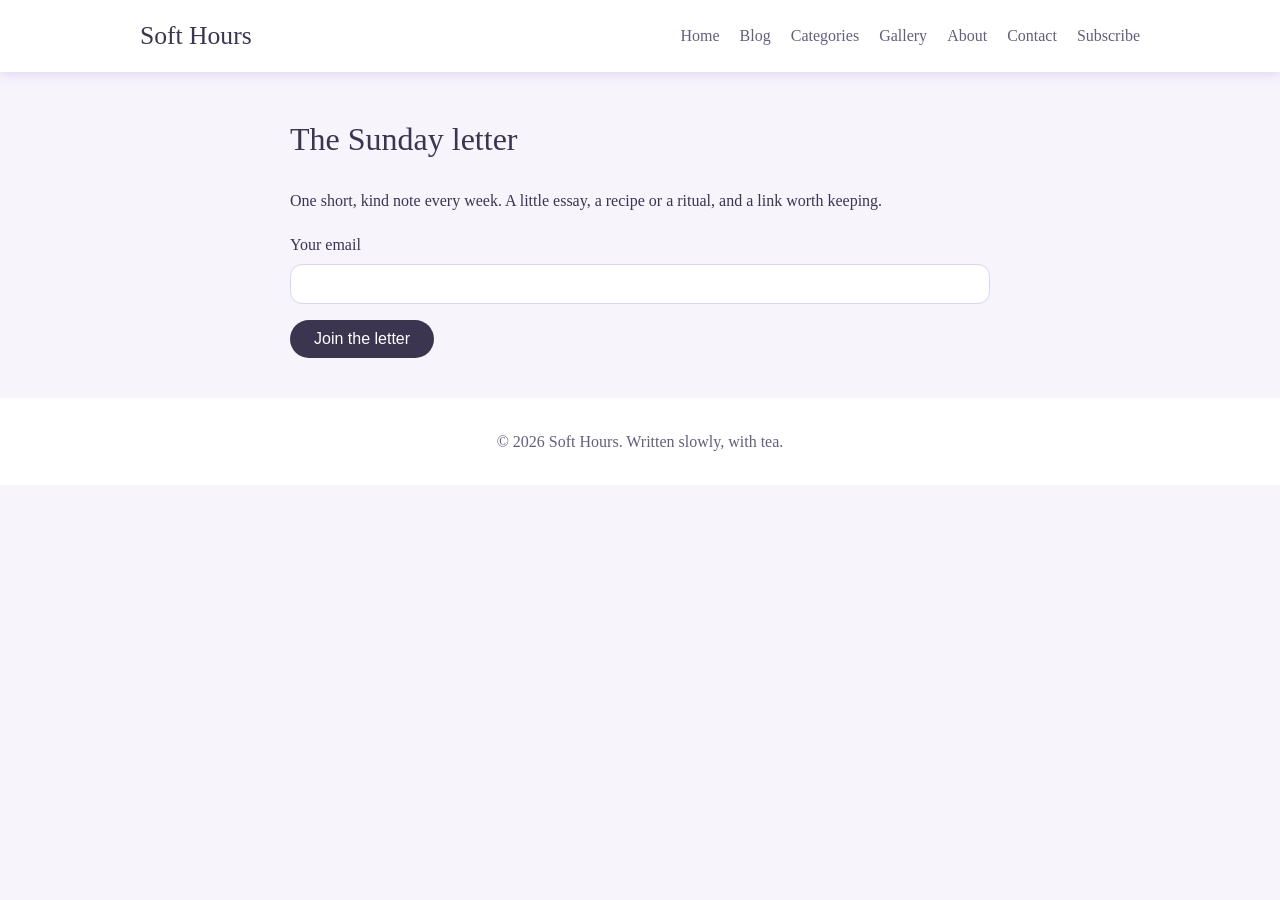
<file: subscribe.html>
<!DOCTYPE html>
<html lang="en">

<head>
    <meta charset="utf-8">
    <meta name="viewport" content="width=device-width, initial-scale=1">
    <title>Subscribe - Soft Hours</title>
    <link rel="stylesheet" href="style.css">
</head>

<body>
    <header>
        <div class="box">
            <a class="logo" href="index.html">Soft Hours</a>

            <input type="checkbox" id="menu">
            <label for="menu" class="burger">&#9776;</label>

            <nav>
                <a href="index.html">Home</a>
                <a href="blog.html">Blog</a>
                <a href="categories.html">Categories</a>
                <a href="gallery.html">Gallery</a>
                <a href="about.html">About</a>
                <a href="contact.html">Contact</a>
                <a href="subscribe.html">Subscribe</a>
            </nav>
        </div>
    </header>
    <div class="page">
        <h1>The Sunday letter</h1>
        <p>One short, kind note every week. A little essay, a recipe or a ritual, and a link worth keeping.</p>
        <form action="mailto:you@example.com" method="post" enctype="text/plain"><label>Your email</label><input
                type="email" name="email" required><button class="btn" type="submit">Join the letter</button></form>
    </div>
    <footer>&copy; 2026 Soft Hours. Written slowly, with tea.</footer>
</body>

</html>
</file>
<file: style.css>
/* Soft Hours - simple stylesheet */
body {
    margin: 0;
    font-family: Georgia, serif;
    line-height: 1.7;
    color: #3b3550;
    background: #f7f4fb
}

a {
    color: #6b58a8
}

img {
    max-width: 100%;
    display: block
}

.box {
    max-width: 1000px;
    margin: 0 auto;
    padding: 0 20px
}

/* header and menu */
header {
    background: #fff;
    padding: 14px 0;
    box-shadow: 0 2px 12px #ddd2f2
}

header .box {
    display: flex;
    justify-content: space-between;
    align-items: center;
    flex-wrap: wrap;
    gap: 10px
}

.logo {
    font-size: 1.6rem;
    text-decoration: none;
    color: #3b3550
}

nav a {
    margin-left: 16px;
    text-decoration: none;
    color: #645e7c
}

nav a:hover {
    color: #b2566a
}

/* big title area */
.hero {
    background: #ddd2f2;
    text-align: center;
    padding: 60px 20px;
    border-radius: 0 0 40px 40px
}

.hero h1 {
    font-size: 2.6rem;
    margin: 0 0 10px
}

h1,
h2,
h3 {
    font-weight: normal
}

/* cards with pictures */
.grid {
    display: grid;
    grid-template-columns: repeat(auto-fit, minmax(260px, 1fr));
    gap: 24px;
    margin: 30px 0
}

.card {
    background: #fff;
    border-radius: 20px;
    overflow: hidden;
    box-shadow: 0 8px 20px #e6dff2;
    transition: transform .3s
}

.card:hover {
    transform: translateY(-5px)
}

.card img {
    width: 100%;
    height: 190px;
    object-fit: cover
}

.card div {
    padding: 16px 20px
}

.card h3 {
    margin: 4px 0
}

.card a {
    text-decoration: none;
    color: #3b3550
}

.tag {
    background: #f8d9df;
    border-radius: 20px;
    padding: 2px 12px;
    font-size: .85rem
}

/* post and text pages */
.page {
    max-width: 700px;
    margin: 40px auto;
    padding: 0 20px
}

.page img {
    border-radius: 20px;
    margin: 20px 0
}

.btn {
    display: inline-block;
    background: #3b3550;
    color: #fff;
    padding: 10px 24px;
    border-radius: 30px;
    text-decoration: none;
    border: 0;
    font-size: 1rem;
    cursor: pointer
}

input,
textarea {
    width: 100%;
    padding: 10px;
    margin: 6px 0 16px;
    border: 1px solid #ddd2f2;
    border-radius: 12px;
    font-size: 1rem;
    box-sizing: border-box
}

ul.list li {
    margin-bottom: 8px
}

footer {
    text-align: center;
    padding: 30px;
    margin-top: 40px;
    background: #fff;
    color: #645e7c
}

.box {
    max-width: 1000px;
    margin: 0 auto;
    padding: 0 20px
}

header {
    background: #fff;
    padding: 14px 0;
    box-shadow: 0 2px 12px #ddd2f2
}

header .box {
    display: flex;
    justify-content: space-between;
    align-items: center;
    flex-wrap: wrap;
    gap: 10px
}

.logo {
    font-size: 1.6rem;
    text-decoration: none;
    color: #3b3550
}

nav a {
    margin-left: 16px;
    text-decoration: none;
    color: #645e7c
}

nav a:hover {
    color: #b2566a
}

/* hamburger button and hidden checkbox */
#menu {
    position: absolute;
    opacity: 0
}

.burger {
    display: none;
    font-size: 1.9rem;
    cursor: pointer;
    line-height: 1
}

#menu:focus-visible+.burger {
    outline: 2px solid #6b58a8
}

/* phones and small screens */
@media (max-width:700px) {
    .burger {
        display: block
    }

    nav {
        display: none;
        width: 100%
    }

    nav a {
        display: block;
        margin: 0;
        padding: 12px 0;
        border-top: 1px solid #e6dff2
    }

    #menu:checked~nav {
        display: block
    }
}
</file>
